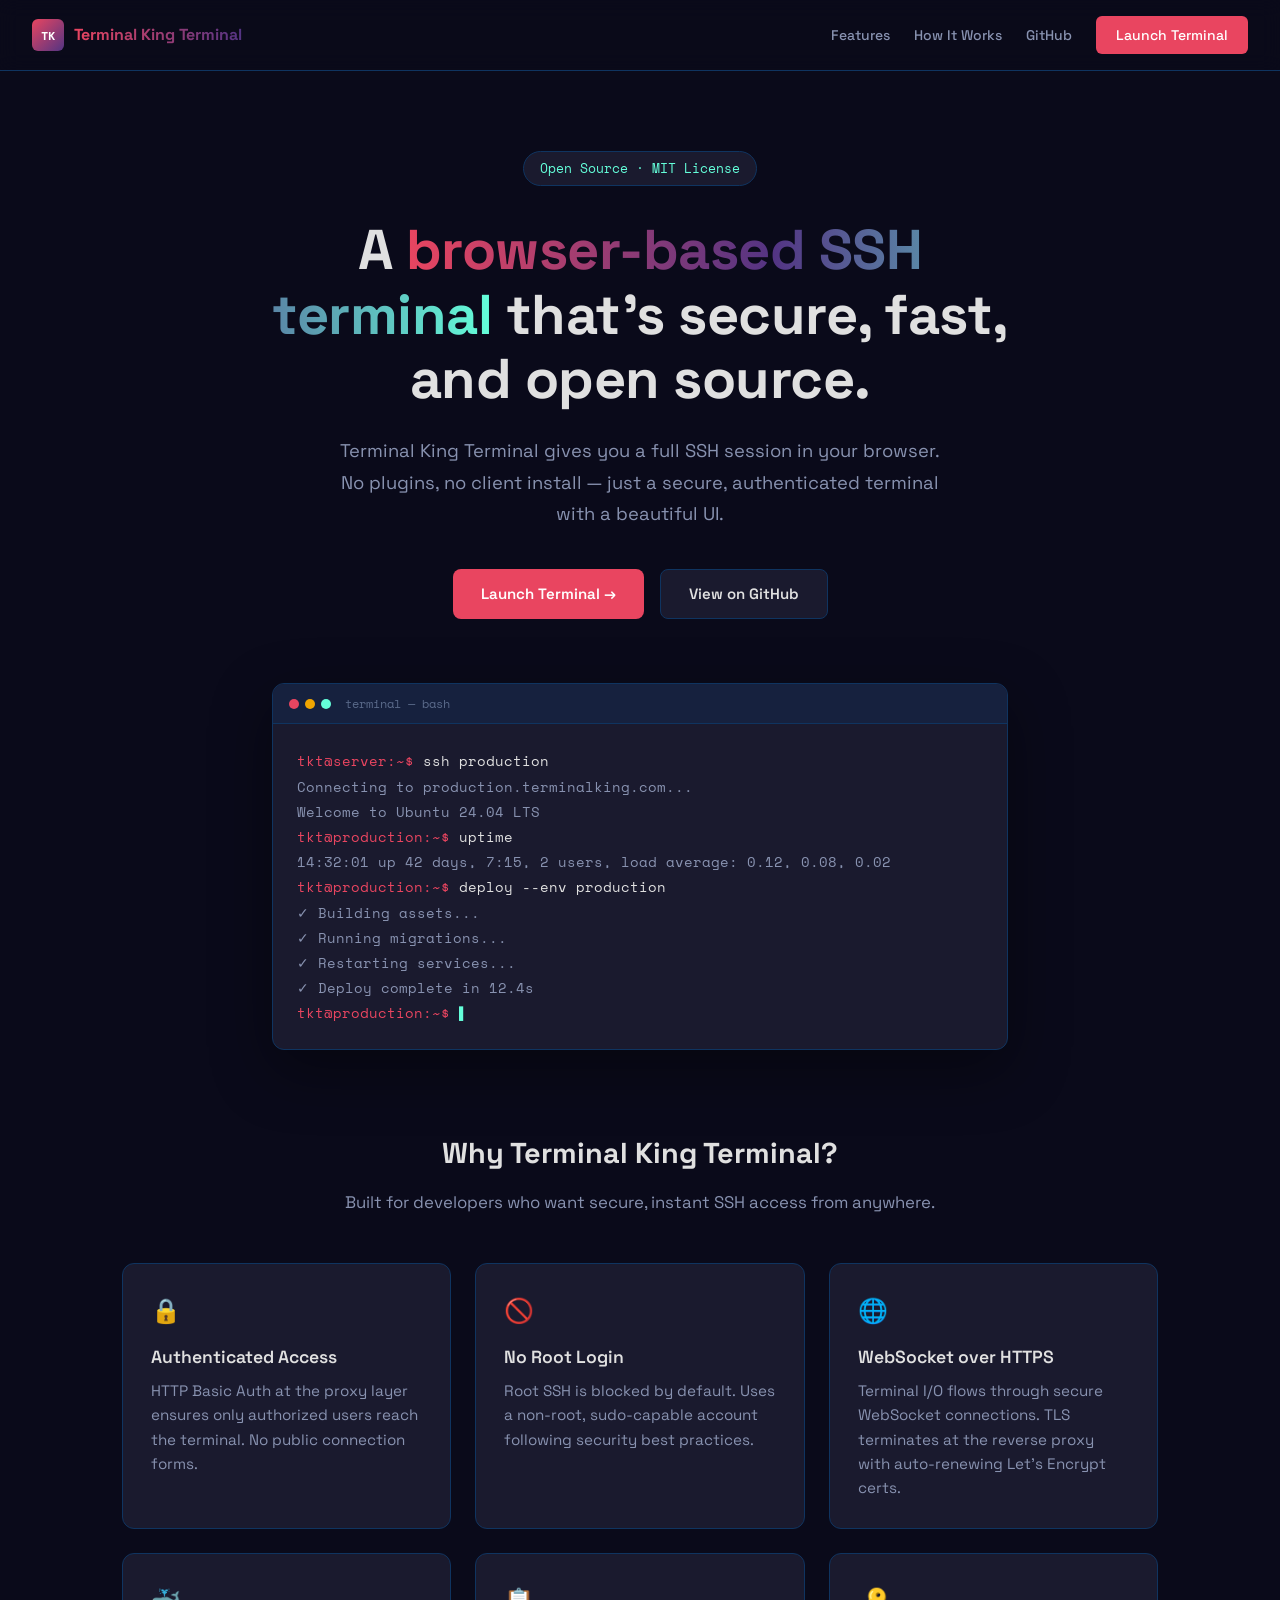
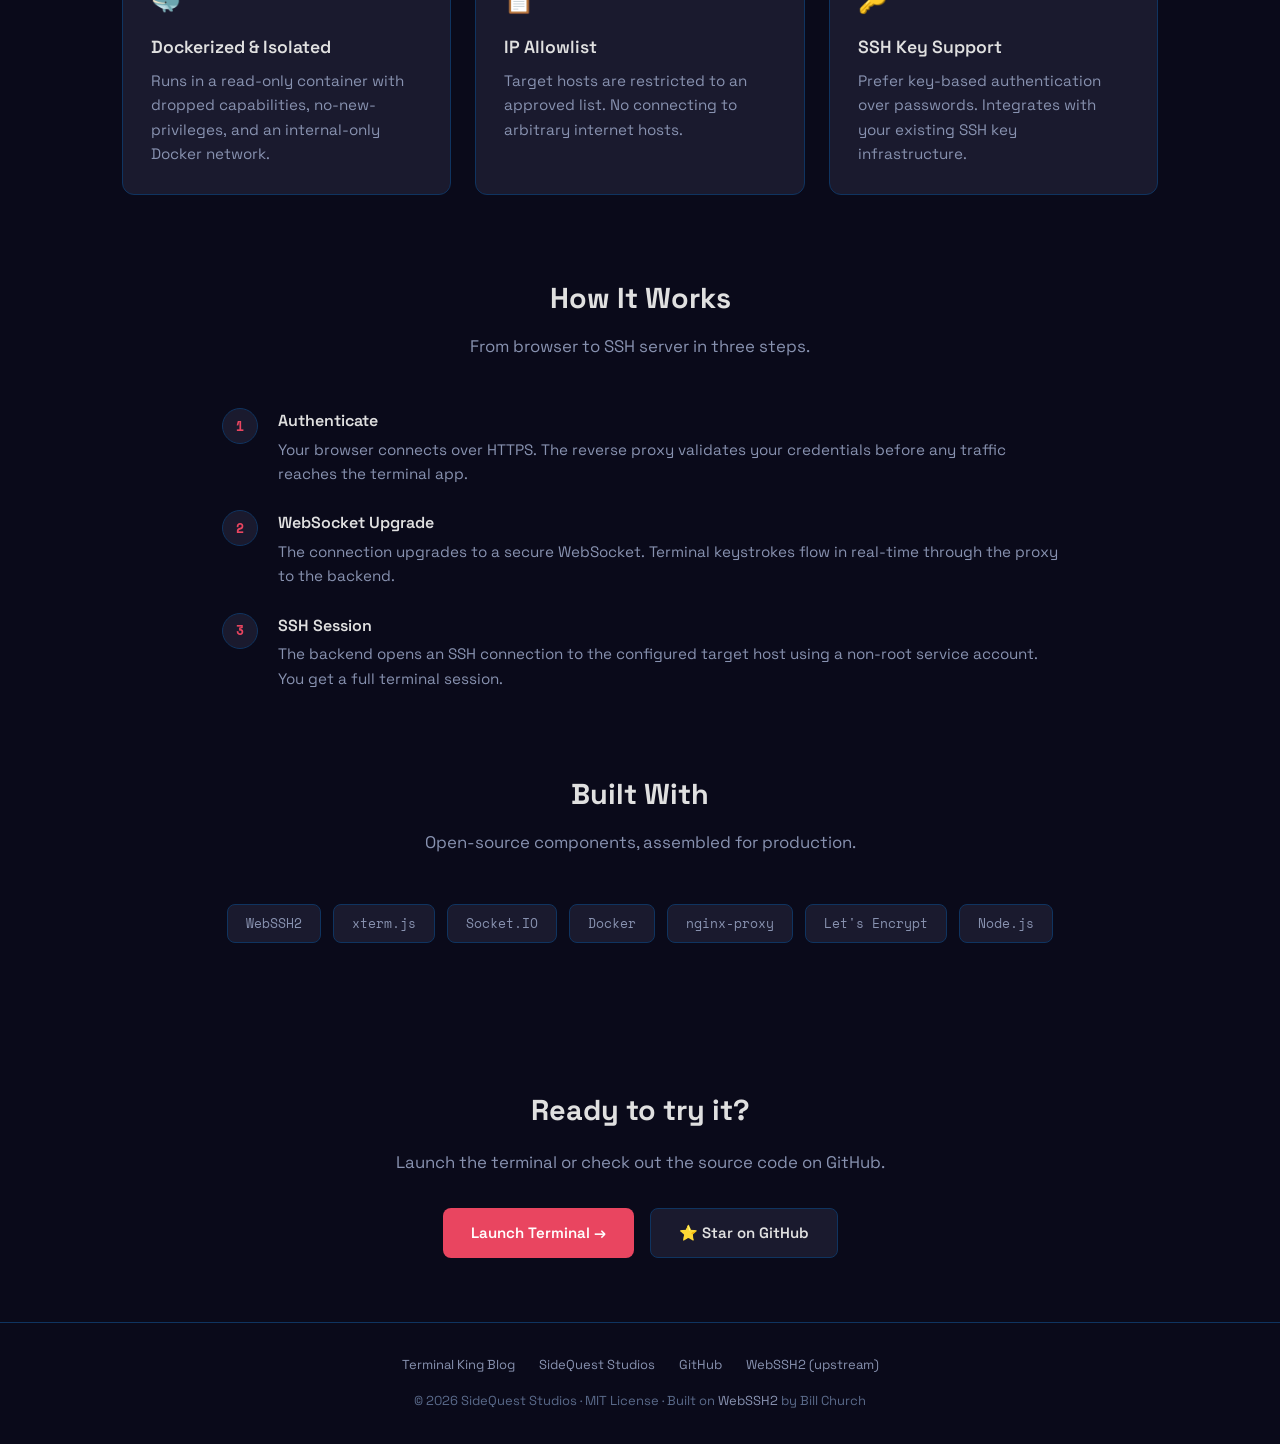
<file: landing-page/index.html>
<!DOCTYPE html>
<html lang="en">
<head>
  <meta charset="UTF-8">
  <meta name="viewport" content="width=device-width, initial-scale=1.0">
  <meta name="robots" content="index, follow">
  <meta name="description" content="Terminal King Terminal — Open-source, browser-based SSH terminal. Secure, white-labeled, built on WebSSH2.">
  <title>Terminal King Terminal — Open-Source Browser SSH Terminal</title>
  <link rel="preconnect" href="https://fonts.googleapis.com">
  <link rel="preconnect" href="https://fonts.gstatic.com" crossorigin>
  <link href="https://fonts.googleapis.com/css2?family=Space+Mono:ital,wght@0,400;0,700;1,400&family=Space+Grotesk:wght@400;500;600;700&display=swap" rel="stylesheet">
  <style>
    *, *::before, *::after { box-sizing: border-box; margin: 0; padding: 0; }

    :root {
      --bg: #0a0a1a;
      --bg-card: #1a1a2e;
      --bg-card-hover: #16213e;
      --accent: #e94560;
      --accent-hover: #ff6b8a;
      --cyan: #64ffda;
      --text: #e0e0e0;
      --text-dim: #8892b0;
      --text-muted: #5a6a8a;
      --border: #0f3460;
    }

    body {
      background: var(--bg);
      color: var(--text);
      font-family: 'Space Grotesk', -apple-system, BlinkMacSystemFont, sans-serif;
      line-height: 1.6;
      min-height: 100vh;
    }

    /* ── Nav ──────────────────────────────────────── */
    nav {
      display: flex;
      align-items: center;
      justify-content: space-between;
      padding: 1rem 2rem;
      border-bottom: 1px solid var(--border);
      background: rgba(10, 10, 26, 0.9);
      backdrop-filter: blur(10px);
      position: sticky;
      top: 0;
      z-index: 100;
    }

    .nav-logo {
      display: flex;
      align-items: center;
      gap: 10px;
      text-decoration: none;
      color: var(--text);
    }

    .nav-logo-icon {
      width: 32px;
      height: 32px;
      background: linear-gradient(135deg, var(--accent), #533483);
      border-radius: 6px;
      display: flex;
      align-items: center;
      justify-content: center;
      font-weight: 900;
      font-size: 12px;
      color: #fff;
      font-family: 'Space Mono', monospace;
    }

    .nav-logo-text {
      font-size: 16px;
      font-weight: 700;
      background: linear-gradient(90deg, var(--accent), #533483);
      -webkit-background-clip: text;
      -webkit-text-fill-color: transparent;
    }

    .nav-links {
      display: flex;
      align-items: center;
      gap: 1.5rem;
    }

    .nav-links a {
      color: var(--text-dim);
      text-decoration: none;
      font-size: 14px;
      font-weight: 500;
      transition: color 0.2s;
    }

    .nav-links a:hover { color: var(--cyan); }

    .nav-cta {
      background: var(--accent);
      color: #fff !important;
      padding: 8px 20px;
      border-radius: 6px;
      font-weight: 600;
      transition: background 0.2s;
    }

    .nav-cta:hover { background: var(--accent-hover); color: #fff !important; }

    /* ── Hero ─────────────────────────────────────── */
    .hero {
      text-align: center;
      padding: 5rem 2rem 4rem;
      max-width: 800px;
      margin: 0 auto;
    }

    .hero-badge {
      display: inline-block;
      background: var(--bg-card);
      border: 1px solid var(--border);
      padding: 6px 16px;
      border-radius: 20px;
      font-size: 13px;
      color: var(--cyan);
      font-family: 'Space Mono', monospace;
      margin-bottom: 2rem;
    }

    .hero h1 {
      font-size: clamp(2.2rem, 5vw, 3.5rem);
      font-weight: 700;
      line-height: 1.15;
      margin-bottom: 1.5rem;
      letter-spacing: -0.5px;
    }

    .hero h1 .gradient {
      background: linear-gradient(90deg, var(--accent), #533483, var(--cyan));
      -webkit-background-clip: text;
      -webkit-text-fill-color: transparent;
    }

    .hero p {
      font-size: 1.15rem;
      color: var(--text-dim);
      max-width: 600px;
      margin: 0 auto 2.5rem;
      line-height: 1.7;
    }

    .hero-actions {
      display: flex;
      gap: 1rem;
      justify-content: center;
      flex-wrap: wrap;
    }

    .btn {
      display: inline-flex;
      align-items: center;
      gap: 8px;
      padding: 12px 28px;
      border-radius: 8px;
      font-size: 15px;
      font-weight: 600;
      text-decoration: none;
      transition: all 0.2s;
      cursor: pointer;
      border: none;
      font-family: inherit;
    }

    .btn-primary {
      background: var(--accent);
      color: #fff;
    }

    .btn-primary:hover {
      background: var(--accent-hover);
      transform: translateY(-1px);
    }

    .btn-secondary {
      background: var(--bg-card);
      color: var(--text);
      border: 1px solid var(--border);
    }

    .btn-secondary:hover {
      border-color: var(--accent);
      color: var(--cyan);
    }

    /* ── Terminal Preview ────────────────────────── */
    .preview {
      max-width: 800px;
      margin: 0 auto 5rem;
      padding: 0 2rem;
    }

    .terminal-window {
      background: var(--bg-card);
      border: 1px solid var(--border);
      border-radius: 12px;
      overflow: hidden;
      box-shadow: 0 20px 60px rgba(0, 0, 0, 0.4);
    }

    .terminal-bar {
      background: var(--bg-card-hover);
      padding: 10px 16px;
      display: flex;
      align-items: center;
      gap: 6px;
      border-bottom: 1px solid var(--border);
    }

    .dot { width: 10px; height: 10px; border-radius: 50%; display: inline-block; }
    .dot-red { background: var(--accent); }
    .dot-yellow { background: #f0a500; }
    .dot-green { background: var(--cyan); }

    .terminal-title {
      font-family: 'Space Mono', monospace;
      font-size: 12px;
      color: var(--text-muted);
      margin-left: 8px;
    }

    .terminal-body {
      padding: 24px;
      font-family: 'Space Mono', monospace;
      font-size: 14px;
      line-height: 1.8;
      color: var(--cyan);
      min-height: 200px;
    }

    .terminal-line { display: block; }
    .terminal-prompt { color: var(--accent); }
    .terminal-cmd { color: var(--text); }
    .terminal-output { color: var(--text-dim); }
    .terminal-comment { color: var(--text-muted); }
    .blink { animation: blink 1s step-end infinite; }
    @keyframes blink { 50% { opacity: 0; } }

    /* ── Features ────────────────────────────────── */
    .features {
      max-width: 1100px;
      margin: 0 auto 5rem;
      padding: 0 2rem;
    }

    .section-title {
      text-align: center;
      font-size: 1.8rem;
      font-weight: 700;
      margin-bottom: 0.75rem;
    }

    .section-subtitle {
      text-align: center;
      color: var(--text-dim);
      margin-bottom: 3rem;
      font-size: 1.05rem;
    }

    .feature-grid {
      display: grid;
      grid-template-columns: repeat(auto-fit, minmax(300px, 1fr));
      gap: 1.5rem;
    }

    .feature-card {
      background: var(--bg-card);
      border: 1px solid var(--border);
      border-radius: 12px;
      padding: 1.75rem;
      transition: border-color 0.2s, transform 0.2s;
    }

    .feature-card:hover {
      border-color: var(--accent);
      transform: translateY(-2px);
    }

    .feature-icon {
      font-size: 1.5rem;
      margin-bottom: 0.75rem;
    }

    .feature-card h3 {
      font-size: 1.1rem;
      font-weight: 600;
      margin-bottom: 0.5rem;
    }

    .feature-card p {
      color: var(--text-dim);
      font-size: 0.95rem;
      line-height: 1.6;
    }

    /* ── How it works ────────────────────────────── */
    .how-it-works {
      max-width: 900px;
      margin: 0 auto 5rem;
      padding: 0 2rem;
    }

    .steps {
      display: flex;
      flex-direction: column;
      gap: 1.5rem;
    }

    .step {
      display: flex;
      gap: 1.25rem;
      align-items: flex-start;
    }

    .step-num {
      flex-shrink: 0;
      width: 36px;
      height: 36px;
      background: var(--bg-card);
      border: 1px solid var(--border);
      border-radius: 50%;
      display: flex;
      align-items: center;
      justify-content: center;
      font-family: 'Space Mono', monospace;
      font-size: 13px;
      color: var(--accent);
      font-weight: 700;
    }

    .step-content h3 {
      font-size: 1rem;
      font-weight: 600;
      margin-bottom: 0.25rem;
    }

    .step-content p {
      color: var(--text-dim);
      font-size: 0.95rem;
    }

    /* ── Tech Stack ──────────────────────────────── */
    .tech {
      max-width: 900px;
      margin: 0 auto 5rem;
      padding: 0 2rem;
    }

    .tech-grid {
      display: flex;
      flex-wrap: wrap;
      gap: 0.75rem;
      justify-content: center;
    }

    .tech-badge {
      background: var(--bg-card);
      border: 1px solid var(--border);
      padding: 8px 18px;
      border-radius: 8px;
      font-family: 'Space Mono', monospace;
      font-size: 13px;
      color: var(--text-dim);
    }

    /* ── CTA ─────────────────────────────────────── */
    .cta {
      text-align: center;
      padding: 4rem 2rem;
      max-width: 700px;
      margin: 0 auto;
    }

    .cta h2 {
      font-size: 1.8rem;
      font-weight: 700;
      margin-bottom: 1rem;
    }

    .cta p {
      color: var(--text-dim);
      margin-bottom: 2rem;
      font-size: 1.05rem;
    }

    /* ── Footer ──────────────────────────────────── */
    footer {
      border-top: 1px solid var(--border);
      padding: 2rem;
      text-align: center;
      color: var(--text-muted);
      font-size: 13px;
    }

    footer a {
      color: var(--text-dim);
      text-decoration: none;
    }

    footer a:hover { color: var(--cyan); }

    .footer-links {
      display: flex;
      justify-content: center;
      gap: 1.5rem;
      margin-bottom: 1rem;
      flex-wrap: wrap;
    }

    /* ── Responsive ──────────────────────────────── */
    @media (max-width: 640px) {
      .hero { padding: 3rem 1.5rem 2.5rem; }
      .hero h1 { font-size: 1.8rem; }
      .hero p { font-size: 1rem; }
      .terminal-body { font-size: 12px; padding: 16px; }
      nav { padding: 0.75rem 1rem; }
      .nav-links { gap: 1rem; }
    }
  </style>
</head>
<body>

  <nav>
    <a href="https://terminalking.com" class="nav-logo">
      <div class="nav-logo-icon">TK</div>
      <span class="nav-logo-text">Terminal King Terminal</span>
    </a>
    <div class="nav-links">
      <a href="#features">Features</a>
      <a href="#how-it-works">How It Works</a>
      <a href="https://github.com/rasrobo/terminal-king-terminal" target="_blank" rel="noopener">GitHub</a>
      <a href="/terminal/app/" class="nav-cta">Launch Terminal</a>
    </div>
  </nav>

  <section class="hero">
    <div class="hero-badge">Open Source · MIT License</div>
    <h1>
      A <span class="gradient">browser-based SSH terminal</span> that's secure, fast, and open source.
    </h1>
    <p>
      Terminal King Terminal gives you a full SSH session in your browser.
      No plugins, no client install — just a secure, authenticated terminal
      with a beautiful UI.
    </p>
    <div class="hero-actions">
      <a href="/terminal/app/" class="btn btn-primary">Launch Terminal →</a>
      <a href="https://github.com/rasrobo/terminal-king-terminal" class="btn btn-secondary" target="_blank" rel="noopener">View on GitHub</a>
    </div>
  </section>

  <section class="preview">
    <div class="terminal-window">
      <div class="terminal-bar">
        <span class="dot dot-red"></span>
        <span class="dot dot-yellow"></span>
        <span class="dot dot-green"></span>
        <span class="terminal-title">terminal — bash</span>
      </div>
      <div class="terminal-body">
        <span class="terminal-line"><span class="terminal-prompt">tkt@server:~$</span> <span class="terminal-cmd">ssh production</span></span>
        <span class="terminal-line terminal-output">Connecting to production.terminalking.com...</span>
        <span class="terminal-line terminal-output">Welcome to Ubuntu 24.04 LTS</span>
        <span class="terminal-line"><span class="terminal-prompt">tkt@production:~$</span> <span class="terminal-cmd">uptime</span></span>
        <span class="terminal-line terminal-output"> 14:32:01 up 42 days,  7:15,  2 users,  load average: 0.12, 0.08, 0.02</span>
        <span class="terminal-line"><span class="terminal-prompt">tkt@production:~$</span> <span class="terminal-cmd">deploy --env production</span></span>
        <span class="terminal-line terminal-output">  ✓ Building assets...</span>
        <span class="terminal-line terminal-output">  ✓ Running migrations...</span>
        <span class="terminal-line terminal-output">  ✓ Restarting services...</span>
        <span class="terminal-line terminal-output">  ✓ Deploy complete in 12.4s</span>
        <span class="terminal-line"><span class="terminal-prompt">tkt@production:~$</span> <span class="blink">▌</span></span>
      </div>
    </div>
  </section>

  <section class="features" id="features">
    <h2 class="section-title">Why Terminal King Terminal?</h2>
    <p class="section-subtitle">Built for developers who want secure, instant SSH access from anywhere.</p>
    <div class="feature-grid">
      <div class="feature-card">
        <div class="feature-icon">🔒</div>
        <h3>Authenticated Access</h3>
        <p>HTTP Basic Auth at the proxy layer ensures only authorized users reach the terminal. No public connection forms.</p>
      </div>
      <div class="feature-card">
        <div class="feature-icon">🚫</div>
        <h3>No Root Login</h3>
        <p>Root SSH is blocked by default. Uses a non-root, sudo-capable account following security best practices.</p>
      </div>
      <div class="feature-card">
        <div class="feature-icon">🌐</div>
        <h3>WebSocket over HTTPS</h3>
        <p>Terminal I/O flows through secure WebSocket connections. TLS terminates at the reverse proxy with auto-renewing Let's Encrypt certs.</p>
      </div>
      <div class="feature-card">
        <div class="feature-icon">🐳</div>
        <h3>Dockerized & Isolated</h3>
        <p>Runs in a read-only container with dropped capabilities, no-new-privileges, and an internal-only Docker network.</p>
      </div>
      <div class="feature-card">
        <div class="feature-icon">📋</div>
        <h3>IP Allowlist</h3>
        <p>Target hosts are restricted to an approved list. No connecting to arbitrary internet hosts.</p>
      </div>
      <div class="feature-card">
        <div class="feature-icon">🔑</div>
        <h3>SSH Key Support</h3>
        <p>Prefer key-based authentication over passwords. Integrates with your existing SSH key infrastructure.</p>
      </div>
    </div>
  </section>

  <section class="how-it-works" id="how-it-works">
    <h2 class="section-title">How It Works</h2>
    <p class="section-subtitle">From browser to SSH server in three steps.</p>
    <div class="steps">
      <div class="step">
        <div class="step-num">1</div>
        <div class="step-content">
          <h3>Authenticate</h3>
          <p>Your browser connects over HTTPS. The reverse proxy validates your credentials before any traffic reaches the terminal app.</p>
        </div>
      </div>
      <div class="step">
        <div class="step-num">2</div>
        <div class="step-content">
          <h3>WebSocket Upgrade</h3>
          <p>The connection upgrades to a secure WebSocket. Terminal keystrokes flow in real-time through the proxy to the backend.</p>
        </div>
      </div>
      <div class="step">
        <div class="step-num">3</div>
        <div class="step-content">
          <h3>SSH Session</h3>
          <p>The backend opens an SSH connection to the configured target host using a non-root service account. You get a full terminal session.</p>
        </div>
      </div>
    </div>
  </section>

  <section class="tech">
    <h2 class="section-title">Built With</h2>
    <p class="section-subtitle">Open-source components, assembled for production.</p>
    <div class="tech-grid">
      <span class="tech-badge">WebSSH2</span>
      <span class="tech-badge">xterm.js</span>
      <span class="tech-badge">Socket.IO</span>
      <span class="tech-badge">Docker</span>
      <span class="tech-badge">nginx-proxy</span>
      <span class="tech-badge">Let's Encrypt</span>
      <span class="tech-badge">Node.js</span>
    </div>
  </section>

  <section class="cta">
    <h2>Ready to try it?</h2>
    <p>Launch the terminal or check out the source code on GitHub.</p>
    <div class="hero-actions">
      <a href="/terminal/app/" class="btn btn-primary">Launch Terminal →</a>
      <a href="https://github.com/rasrobo/terminal-king-terminal" class="btn btn-secondary" target="_blank" rel="noopener">⭐ Star on GitHub</a>
    </div>
  </section>

  <footer>
    <div class="footer-links">
      <a href="https://terminalking.com">Terminal King Blog</a>
      <a href="https://sidequeststudios.xyz">SideQuest Studios</a>
      <a href="https://github.com/rasrobo/terminal-king-terminal">GitHub</a>
      <a href="https://github.com/billchurch/webssh2">WebSSH2 (upstream)</a>
    </div>
    <p>© 2026 SideQuest Studios · MIT License · Built on <a href="https://github.com/billchurch/webssh2" target="_blank" rel="noopener">WebSSH2</a> by Bill Church</p>
  </footer>

</body>
</html>
</file>
